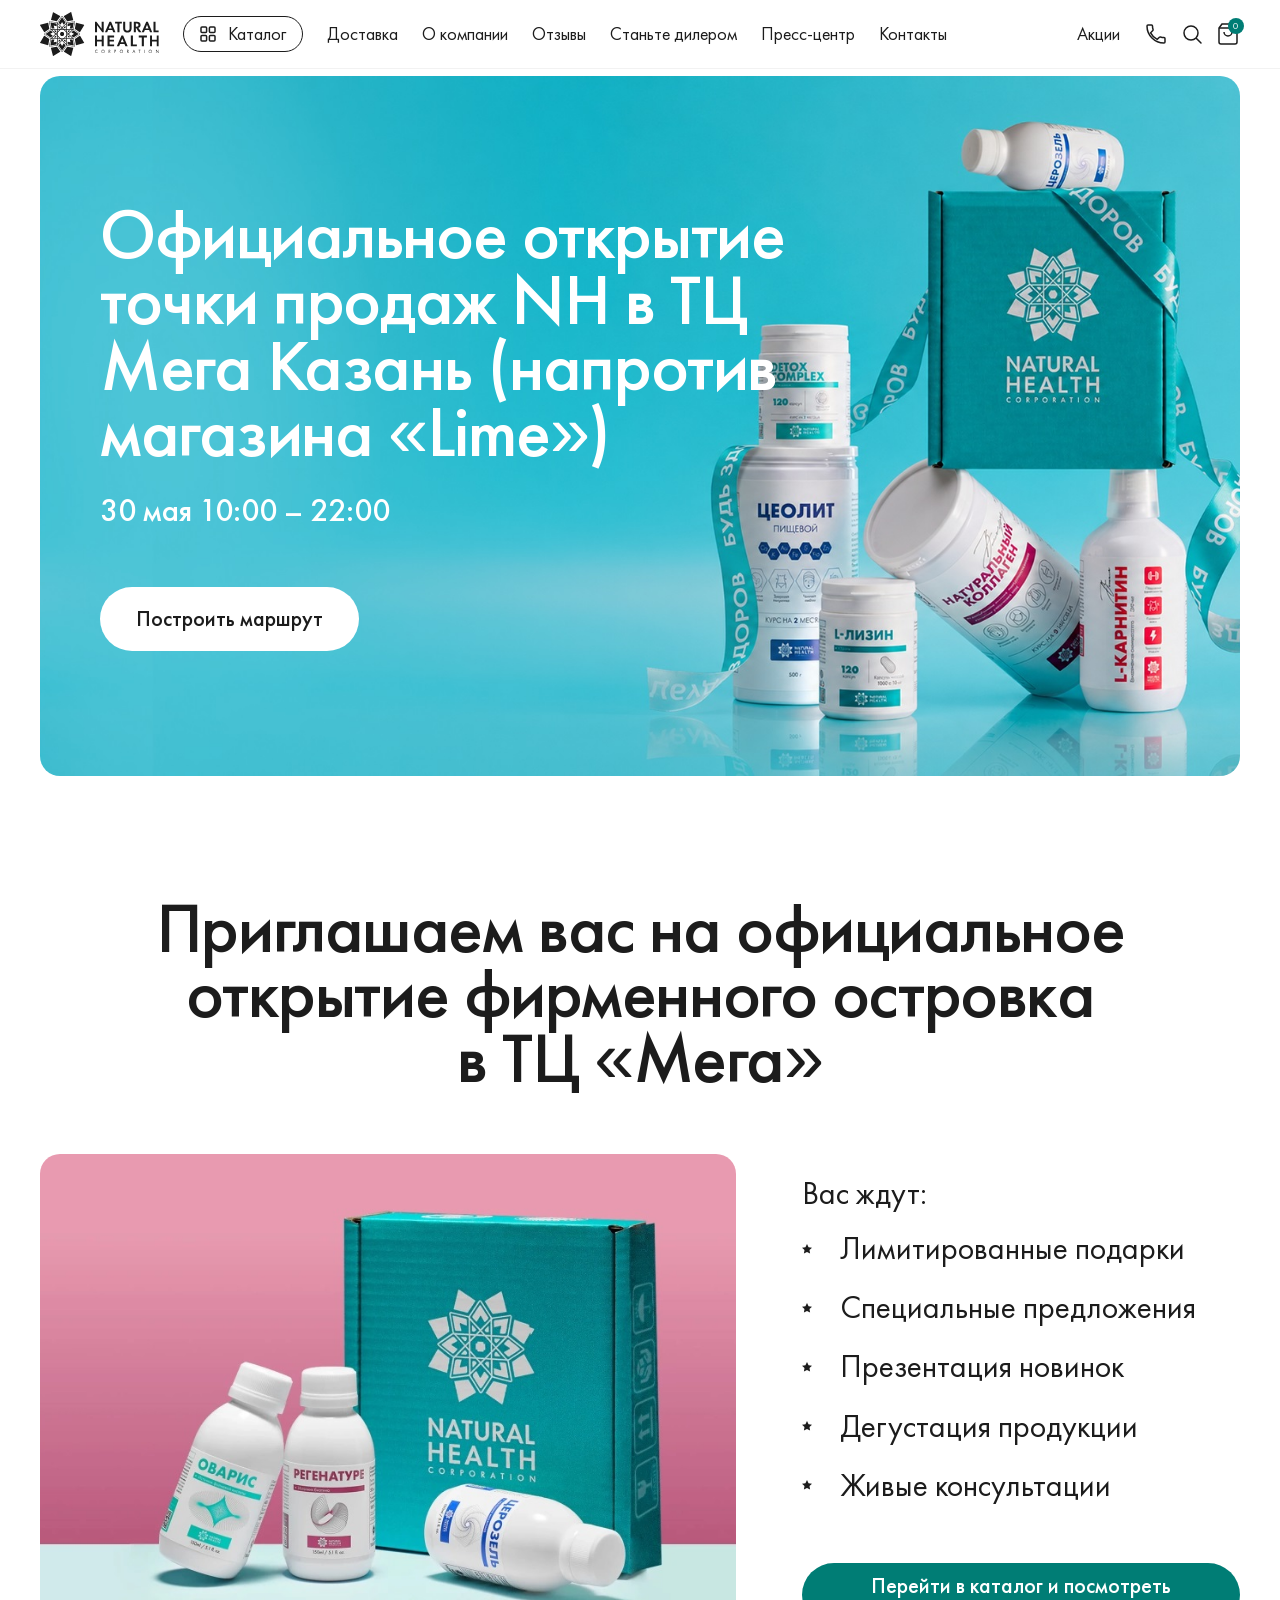
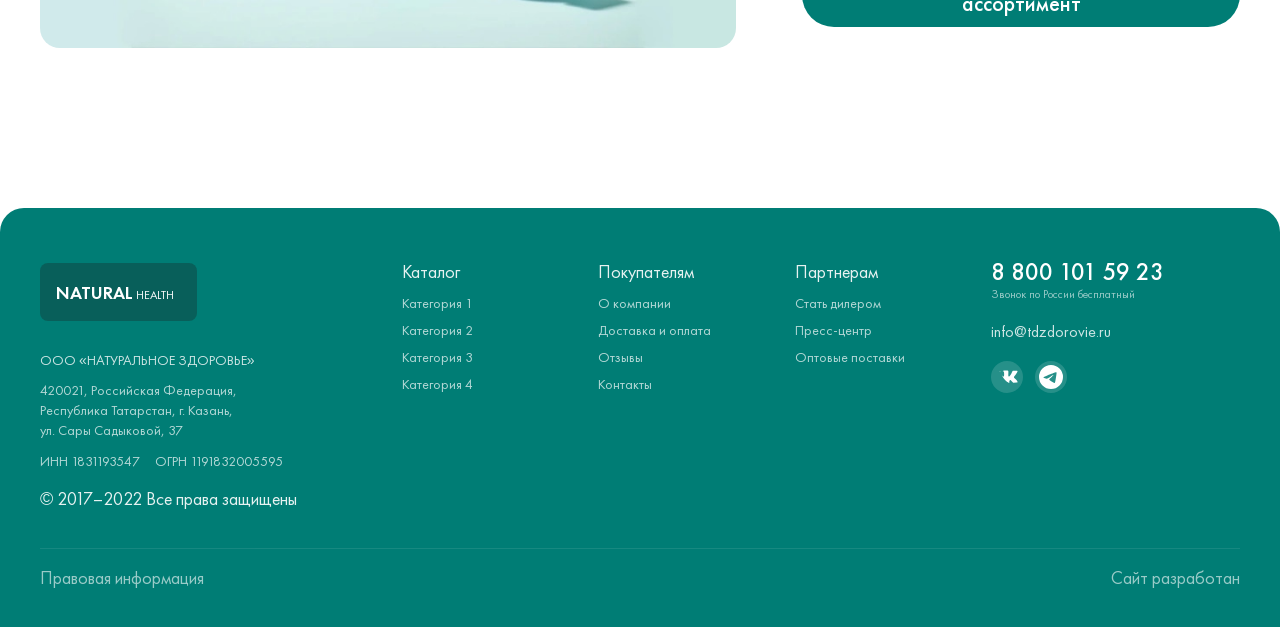
<file: mini-landing.html>
<!DOCTYPE html>
<html lang="ru">

<head>
    <meta charset="UTF-8">
    <meta name="viewport" content="width=device-width,initial-scale=1,maximum-scale=1,viewport-fit=cover">
    <title>Открытие точки продаж — Natural Health</title>
    <meta name="format-detection" content="telephone=no">
    <link href="css/mini-landing.css" type="text/css" rel="stylesheet" />
</head>

<body style="padding-top: 76px;">

<div class="page-content">

    <header class="header" id="header">
        <div class="container">
            <div class="header__row">
                <div class="header__logo">
                    <a href="/">
                        <svg width="119" height="44" viewBox="0 0 119 44" fill="none" xmlns="http://www.w3.org/2000/svg">
                            <g clip-path="url(#clip0_5824_12767)">
                                <path
                                    d="M9.84111 34.8455C9.74272 34.8455 9.64554 34.8239 9.55649 34.7822C9.46744 34.7406 9.38869 34.6799 9.32593 34.6045C9.26311 34.5291 9.21781 34.4407 9.19318 34.3459C9.16855 34.251 9.16523 34.152 9.18346 34.0557L10.5032 27.0705C10.5277 26.9385 10.592 26.8171 10.6876 26.7225L26.8486 10.6314C26.9438 10.5364 27.0658 10.4723 27.1984 10.4478L34.2128 9.13387C34.3199 9.11374 34.4302 9.11998 34.5343 9.15201C34.6384 9.18404 34.7331 9.24084 34.8101 9.31751C34.8871 9.39417 34.9442 9.48841 34.9764 9.59208C35.0086 9.69568 35.0149 9.80558 34.9948 9.91217L33.675 16.897C33.6503 17.029 33.586 17.1505 33.4906 17.2453L17.3313 33.3362C17.2363 33.4313 17.1145 33.4954 16.982 33.5198L9.96727 34.834C9.92569 34.8418 9.8834 34.8457 9.84111 34.8455ZM34.3363 9.55693C34.3214 9.55712 34.3065 9.55846 34.2918 9.56107L27.2773 10.8752C27.2312 10.8837 27.1887 10.906 27.1556 10.939L10.9974 27.0309C10.9643 27.064 10.9419 27.1061 10.9331 27.1519L9.61362 34.1373C9.60633 34.1743 9.60837 34.2126 9.61963 34.2486C9.63083 34.2847 9.65085 34.3173 9.67792 34.3438C9.70466 34.3704 9.73754 34.3902 9.77368 34.4013C9.80977 34.4124 9.84809 34.4146 9.88526 34.4076L16.9003 33.0934C16.9462 33.085 16.9884 33.0627 17.0213 33.0296L33.1805 16.9388C33.2137 16.9059 33.236 16.8637 33.2446 16.8178L34.5643 9.83271C34.5706 9.79934 34.5695 9.76502 34.561 9.7321C34.5525 9.69924 34.5369 9.66855 34.5152 9.64238C34.4936 9.61615 34.4664 9.59501 34.4356 9.58036C34.4048 9.56578 34.3712 9.55801 34.3371 9.55776L34.3363 9.55693Z"
                                    fill="#1C1C1C" />
                                <path
                                    d="M34.3349 34.8455C34.2933 34.8455 34.2518 34.8417 34.211 34.834L27.1964 33.5199C27.0638 33.4956 26.9418 33.4314 26.8466 33.3362L10.6876 17.2454C10.5921 17.1506 10.5278 17.0291 10.5032 16.8971L9.18343 9.9122C9.16328 9.80561 9.16955 9.6957 9.20167 9.59204C9.23385 9.48837 9.29091 9.39413 9.368 9.3174C9.44503 9.24074 9.53971 9.18388 9.64379 9.15191C9.74794 9.11995 9.8583 9.11377 9.96533 9.13389L16.9801 10.4478C17.1125 10.4725 17.2342 10.5365 17.3294 10.6314L33.4887 26.7222C33.5841 26.8172 33.6484 26.9387 33.6731 27.0709L34.9929 34.0557C35.011 34.152 35.0077 34.2511 34.983 34.3459C34.9584 34.4408 34.913 34.5291 34.8502 34.6045C34.7874 34.6799 34.7086 34.7406 34.6196 34.7823C34.5305 34.824 34.4333 34.8455 34.3349 34.8455ZM9.84026 9.55702C9.80622 9.55733 9.77264 9.56504 9.74187 9.57968C9.71109 9.59433 9.68397 9.61547 9.66235 9.6417C9.64072 9.66788 9.62511 9.6985 9.6166 9.73142C9.60816 9.76428 9.60701 9.7986 9.61334 9.83197L10.9328 16.8171C10.9416 16.8629 10.964 16.905 10.9971 16.9381L27.1561 33.0288C27.1892 33.0619 27.2316 33.0842 27.2776 33.0926L34.2924 34.4068C34.3296 34.4138 34.368 34.4115 34.4041 34.4004C34.4402 34.3893 34.4731 34.3695 34.4999 34.3429C34.5267 34.3162 34.5465 34.2835 34.5576 34.2475C34.5688 34.2115 34.5711 34.1733 34.5641 34.1363L33.2443 27.1514C33.2358 27.1055 33.2134 27.0632 33.1803 27.0302L17.021 10.9394C16.9881 10.9062 16.9457 10.884 16.8997 10.8756L9.88504 9.56141C9.87026 9.55874 9.85529 9.55727 9.84026 9.55702Z"
                                    fill="#1C1C1C" />
                                <path
                                    d="M22.087 39.898C21.9782 39.8979 21.871 39.8714 21.7748 39.8208C21.6786 39.7702 21.5962 39.6969 21.5348 39.6074L17.5072 33.7396C17.4308 33.6289 17.3902 33.4977 17.3906 33.3635V10.6076C17.3903 10.4733 17.4309 10.3422 17.5072 10.2314L21.5343 4.36308C21.5956 4.27362 21.678 4.20042 21.7743 4.14983C21.8705 4.09924 21.9776 4.07278 22.0865 4.07275C22.1953 4.07283 22.3024 4.09931 22.3987 4.1499C22.4949 4.20048 22.5773 4.27365 22.6387 4.36308L26.6655 10.2314C26.7415 10.3422 26.7822 10.4733 26.782 10.6076V33.3635C26.7822 33.4977 26.7416 33.6288 26.6655 33.7396L22.64 39.6066C22.5787 39.6963 22.4962 39.7698 22.3998 39.8205C22.3035 39.8713 22.196 39.8979 22.087 39.898ZM22.087 4.50714C22.049 4.50674 22.0114 4.51575 21.9776 4.53335C21.9439 4.55096 21.9151 4.57662 21.8938 4.60804L17.8667 10.4764C17.8403 10.5149 17.8263 10.5605 17.8264 10.607V33.3629C17.8263 33.4096 17.8403 33.4552 17.8667 33.4938L21.8938 39.3619C21.915 39.3934 21.9438 39.4192 21.9776 39.4368C22.0113 39.4544 22.0489 39.4635 22.087 39.463C22.1252 39.4636 22.1628 39.4545 22.1966 39.4369C22.2303 39.4192 22.2591 39.3934 22.2803 39.3619L26.3061 33.4922C26.3326 33.4536 26.3468 33.408 26.3466 33.3613V10.6053C26.3468 10.5587 26.3326 10.5131 26.3061 10.4747L22.2792 4.6064C22.258 4.5752 22.2293 4.54972 22.1958 4.53226C22.1622 4.5148 22.1248 4.50588 22.087 4.50632V4.50714Z"
                                    fill="#1C1C1C" />
                                <path
                                    d="M26.7484 33.2132L22.0507 28.535L17.3527 33.2132V26.5992H10.7109L15.4087 21.9213L10.7109 17.2437H17.3527V10.6294L22.0507 15.3073L26.7484 10.6294V17.2437H33.3896L28.6919 21.9219L33.3896 26.5992H26.7484V33.2132ZM22.3585 28.2274L26.3106 32.1627V26.5992H23.9936L22.3585 28.2274ZM17.7903 26.5992V32.1627L21.7426 28.2274L20.1075 26.5992H17.7903ZM20.7251 26.5992L22.0504 27.9189L23.3756 26.5992H20.7251ZM26.7493 26.1643H32.3364L28.3841 22.229L26.7493 23.8571V26.1643ZM24.4323 26.1643H26.3123V24.292L24.4323 26.1643ZM20.2884 26.1643H23.8144L26.3123 23.6768V20.1656L23.8144 17.6781H20.2875L17.7894 20.1656V23.677L20.2884 26.1643ZM17.7903 26.1643H19.6705L17.7903 24.292V26.1643ZM11.7664 26.1643H17.3535V23.8571L15.7185 22.229L11.7664 26.1643ZM26.7493 20.6008V23.2418L28.0745 21.9221L26.7493 20.6008ZM16.0274 21.9205L17.3527 23.2401V20.5992L16.0274 21.9205ZM26.7493 19.9845L28.3841 21.6128L32.3364 17.6772H26.7484L26.7493 19.9845ZM11.7664 17.6772L15.7176 21.6151L17.3527 19.9866V17.6781L11.7664 17.6772ZM24.4323 17.6772L26.3123 19.5495V17.6772H24.4323ZM17.7903 17.6772V19.5495L19.6705 17.6772H17.7903ZM23.9952 17.2423H26.3123V11.6796L22.3602 15.615L23.9952 17.2423ZM20.7251 17.2423H23.3776L22.0523 15.9226L20.7251 17.2423ZM17.7903 17.2423H20.1075L21.7426 15.6141L17.7903 11.6796V17.2423Z"
                                    fill="#1C1C1C" />
                                <path
                                    d="M33.516 26.6612H10.6636C10.5288 26.6614 10.3971 26.6208 10.2859 26.5448L4.39268 22.5347C4.30293 22.4735 4.22952 22.3914 4.1788 22.2957C4.12807 22.1998 4.10156 22.0932 4.10156 21.9849C4.10156 21.8766 4.12807 21.7699 4.1788 21.6741C4.22952 21.5782 4.30293 21.4962 4.39268 21.435L10.2859 17.4249C10.3972 17.3491 10.5289 17.3087 10.6636 17.3088H33.516C33.6508 17.3088 33.7825 17.3492 33.8937 17.4249L39.7867 21.435C39.8765 21.4962 39.95 21.5782 40.0008 21.674C40.0515 21.7698 40.078 21.8766 40.078 21.9849C40.078 22.0932 40.0515 22.1999 40.0008 22.2957C39.95 22.3915 39.8765 22.4736 39.7867 22.5347L33.8937 26.5448C33.7825 26.6208 33.6509 26.6614 33.516 26.6612ZM10.6636 17.7427C10.6167 17.7427 10.5709 17.7568 10.5322 17.7831L4.63923 21.7932C4.60791 21.8144 4.58228 21.8429 4.56456 21.8763C4.54684 21.9096 4.53758 21.9467 4.53758 21.9844C4.53758 22.0222 4.54684 22.0593 4.56456 22.0926C4.58228 22.126 4.60791 22.1544 4.63923 22.1756L10.5322 26.1858C10.5709 26.2122 10.6167 26.2263 10.6636 26.2262H33.516C33.5629 26.2262 33.6085 26.2121 33.6472 26.1858L39.5404 22.1756C39.5718 22.1544 39.5974 22.126 39.6151 22.0926C39.6328 22.0593 39.6421 22.0222 39.6421 21.9844C39.6421 21.9467 39.6328 21.9096 39.6151 21.8763C39.5974 21.8429 39.5718 21.8144 39.5404 21.7932L33.6472 17.7831C33.6085 17.7568 33.5629 17.7427 33.516 17.7427H10.6636Z"
                                    fill="#1C1C1C" />
                                <path
                                    d="M23.8973 4.40481L27.1599 9.15448C27.1836 9.18912 27.217 9.21612 27.2558 9.23223C27.2947 9.24834 27.3374 9.25286 27.3788 9.24522L33.094 8.19775C33.1234 8.19234 33.1514 8.18101 33.1761 8.16439C33.2009 8.1477 33.222 8.12618 33.238 8.10109C33.254 8.076 33.2647 8.04786 33.2694 8.01844C33.274 7.98902 33.2725 7.95903 33.2649 7.93025L31.2378 0.16237C31.2294 0.129922 31.2136 0.0998571 31.1915 0.0745497C31.1694 0.0492429 31.1418 0.0293883 31.1107 0.0165402C31.0797 0.00369218 31.046 -0.00179591 31.0124 0.000514988C30.9788 0.00282589 30.9463 0.0128712 30.9172 0.0298555L23.9668 4.09579C23.9411 4.11082 23.9188 4.13095 23.9012 4.15494C23.8836 4.17893 23.8712 4.20627 23.8647 4.23525C23.8581 4.26423 23.8576 4.29424 23.8633 4.3234C23.8689 4.35257 23.8805 4.38028 23.8973 4.40481Z"
                                    fill="#1C1C1C" />
                                <path
                                    d="M35.9156 11.0029L34.8477 16.672C34.8397 16.7135 34.8439 16.7564 34.8601 16.7955C34.8761 16.8345 34.9033 16.8681 34.9383 16.8919L39.7338 20.1826C39.7584 20.1995 39.7864 20.2112 39.8158 20.217C39.8452 20.2226 39.8755 20.2222 39.9047 20.2158C39.934 20.2093 39.9616 20.1969 39.9858 20.1793C40.01 20.1617 40.0303 20.1393 40.0455 20.1136L44.1372 13.1779C44.1543 13.149 44.1645 13.1165 44.1668 13.083C44.1691 13.0494 44.1636 13.0159 44.1508 12.9848C44.1378 12.9538 44.1179 12.9261 44.0925 12.904C44.067 12.882 44.0368 12.8661 44.0041 12.8576L36.1848 10.8345C36.156 10.8269 36.126 10.8254 36.0965 10.8299C36.0671 10.8345 36.0388 10.8449 36.0136 10.8607C35.9884 10.8765 35.9667 10.8972 35.9499 10.9218C35.933 10.9462 35.9214 10.9738 35.9156 11.0029Z"
                                    fill="#1C1C1C" />
                                <path
                                    d="M11.1887 8.10891L16.7192 9.14237C16.7595 9.14982 16.8011 9.14556 16.8389 9.12996C16.8768 9.11442 16.9094 9.08825 16.9326 9.05469L20.1428 4.4155C20.1595 4.39162 20.171 4.36455 20.1767 4.33602C20.1823 4.30748 20.182 4.27809 20.1756 4.24968C20.1694 4.22127 20.1572 4.19447 20.14 4.17096C20.1228 4.14745 20.1009 4.12775 20.0757 4.11308L13.3092 0.154096C13.2809 0.137567 13.2492 0.127777 13.2165 0.12551C13.1839 0.123243 13.1511 0.128554 13.1209 0.141024C13.0906 0.153493 13.0636 0.172787 13.0421 0.197381C13.0206 0.221973 13.0052 0.251197 12.9969 0.282759L11.0228 7.84721C11.0152 7.87529 11.0136 7.90458 11.0181 7.9333C11.0225 7.96208 11.0328 7.98958 11.0483 8.01416C11.0639 8.03874 11.0844 8.05982 11.1086 8.07612C11.1328 8.09242 11.16 8.10363 11.1887 8.10891Z"
                                    fill="#1C1C1C" />
                                <path
                                    d="M4.4334 20.1897L9.21426 16.9332C9.24906 16.9095 9.27619 16.8763 9.29237 16.8375C9.30856 16.7988 9.31304 16.7562 9.30536 16.715L8.251 11.0113C8.24557 10.9819 8.23411 10.954 8.21742 10.9292C8.20066 10.9045 8.17903 10.8835 8.15376 10.8675C8.12849 10.8514 8.10015 10.8408 8.0706 10.8361C8.04098 10.8315 8.01078 10.833 7.9818 10.8405L0.163041 12.8637C0.130433 12.8722 0.100241 12.8881 0.0748325 12.9101C0.0494238 12.9322 0.0294868 12.9598 0.0165935 12.9908C0.0037002 13.0218 -0.00180201 13.0553 0.000517166 13.0888C0.00283634 13.1223 0.0129145 13.1548 0.029961 13.1837L4.12224 20.1205C4.13742 20.1461 4.15772 20.1684 4.18189 20.1859C4.20606 20.2034 4.23357 20.2158 4.26274 20.2223C4.29191 20.2288 4.32211 20.2293 4.35146 20.2237C4.38082 20.2181 4.40871 20.2066 4.4334 20.1897Z"
                                    fill="#1C1C1C" />
                                <path
                                    d="M8.25178 32.9651L9.3197 27.2963C9.32769 27.2548 9.32341 27.2119 9.30735 27.1729C9.29123 27.1338 9.2641 27.1003 9.22918 27.0763L4.43365 23.7871C4.40898 23.7701 4.38108 23.7585 4.35168 23.7528C4.32228 23.7471 4.29201 23.7475 4.26277 23.7539C4.23352 23.7603 4.20592 23.7728 4.1817 23.7903C4.15746 23.8078 4.13712 23.8301 4.12193 23.8559L0.0299234 30.7917C0.012879 30.8207 0.00281137 30.8532 0.000509065 30.8867C-0.00179322 30.9202 0.00373522 30.9538 0.016657 30.9848C0.0295789 31.0158 0.049544 31.0434 0.0749841 31.0654C0.100425 31.0875 0.130645 31.1033 0.163278 31.1118L7.98257 33.1353C8.01149 33.1427 8.04169 33.1442 8.07124 33.1396C8.1008 33.1349 8.12908 33.1243 8.15428 33.1084C8.17955 33.0924 8.20124 33.0715 8.218 33.0468C8.23476 33.0222 8.24628 32.9944 8.25178 32.9651Z"
                                    fill="#1C1C1C" />
                                <path
                                    d="M20.2733 39.5634L17.0107 34.8138C16.9869 34.7792 16.9536 34.7522 16.9147 34.7361C16.8759 34.7201 16.8331 34.7155 16.7917 34.723L11.0766 35.7705C11.0472 35.7759 11.0192 35.7873 10.9945 35.8039C10.9696 35.8205 10.9486 35.842 10.9325 35.8672C10.9165 35.8923 10.9057 35.9204 10.9011 35.9498C10.8965 35.9792 10.8979 36.0092 10.9054 36.038L12.9328 43.8062C12.9412 43.8386 12.9571 43.8686 12.9791 43.8939C13.0012 43.9192 13.0289 43.939 13.0599 43.9518C13.091 43.9646 13.1247 43.9701 13.1582 43.9678C13.1918 43.9655 13.2243 43.9554 13.2533 43.9384L20.2037 39.8724C20.2294 39.8574 20.2518 39.8373 20.2694 39.8133C20.287 39.7893 20.2994 39.762 20.306 39.733C20.3125 39.704 20.3129 39.674 20.3073 39.6449C20.3017 39.6157 20.2902 39.5879 20.2733 39.5634Z"
                                    fill="#1C1C1C" />
                                <path
                                    d="M33.1042 35.765L27.4227 34.7024C27.3813 34.6947 27.3385 34.6991 27.2997 34.7151C27.2608 34.7311 27.2273 34.758 27.2034 34.7926L23.9055 39.5585C23.8886 39.583 23.8769 39.6107 23.8712 39.6399C23.8655 39.6691 23.8659 39.6992 23.8724 39.7282C23.8788 39.7573 23.8912 39.7847 23.9088 39.8087C23.9264 39.8328 23.9487 39.853 23.9745 39.8681L30.926 43.9345C30.9551 43.9515 30.9876 43.9616 31.0212 43.9639C31.0548 43.9662 31.0885 43.9608 31.1195 43.948C31.1506 43.9351 31.1783 43.9153 31.2004 43.89C31.2225 43.8647 31.2384 43.8348 31.2469 43.8023L33.2748 36.0314C33.2821 36.0027 33.2834 35.9728 33.2787 35.9436C33.2739 35.9144 33.2633 35.8864 33.2473 35.8615C33.2313 35.8366 33.2104 35.8151 33.1857 35.7985C33.1612 35.7819 33.1334 35.7705 33.1042 35.765Z"
                                    fill="#1C1C1C" />
                                <path
                                    d="M39.743 23.7792L34.9621 27.0355C34.9272 27.0594 34.8998 27.0928 34.8836 27.1319C34.8675 27.171 34.8631 27.2139 34.871 27.2554L35.9255 32.9589C35.9308 32.9882 35.9423 33.0161 35.959 33.0408C35.9757 33.0656 35.9974 33.0866 36.0227 33.1026C36.048 33.1187 36.0763 33.1293 36.1059 33.134C36.1354 33.1386 36.1657 33.1371 36.1947 33.1296L44.0131 31.1064C44.0458 31.0979 44.076 31.0821 44.1014 31.06C44.1268 31.038 44.1468 31.0104 44.1597 30.9794C44.1726 30.9483 44.1782 30.9148 44.1759 30.8813C44.1736 30.8478 44.1635 30.8153 44.1465 30.7864L40.0542 23.8499C40.0391 23.8241 40.019 23.8017 39.9949 23.784C39.9707 23.7663 39.9432 23.7538 39.9141 23.7471C39.8848 23.7405 39.8546 23.7399 39.8252 23.7455C39.7958 23.751 39.7678 23.7625 39.743 23.7792Z"
                                    fill="#1C1C1C" />
                                <path
                                    d="M25.3738 10.2597L22.3643 5.87375C22.3331 5.829 22.2915 5.79245 22.2431 5.76719C22.1946 5.74195 22.1407 5.72876 22.086 5.72876C22.0313 5.72876 21.9774 5.74195 21.9289 5.76719C21.8805 5.79245 21.8389 5.829 21.8077 5.87375L18.7982 10.2597C18.4901 10.6587 18.8562 11.0229 19.0639 11.2296L20.4021 12.5622C20.4184 12.5784 20.4381 12.5906 20.4599 12.598C20.4817 12.6054 20.5049 12.6076 20.5276 12.6046C20.5505 12.6016 20.5722 12.5934 20.5914 12.5806C20.6105 12.5679 20.6264 12.551 20.6379 12.5312L21.9563 10.2575C21.9694 10.2348 21.9883 10.216 22.0111 10.2029C22.0339 10.1899 22.0597 10.183 22.086 10.183C22.1123 10.183 22.1381 10.1899 22.1609 10.2029C22.1837 10.216 22.2026 10.2348 22.2157 10.2575L23.5341 12.5312C23.5456 12.551 23.5615 12.5679 23.5806 12.5806C23.5998 12.5934 23.6215 12.6016 23.6443 12.6046C23.6671 12.6076 23.6903 12.6054 23.7121 12.598C23.7338 12.5906 23.7536 12.5784 23.7699 12.5622L25.1081 11.2296C25.3161 11.0229 25.6586 10.7128 25.3738 10.2597Z"
                                    fill="#1C1C1C" />
                                <path
                                    d="M11.4375 27.9605L10.4507 33.1803C10.441 33.2339 10.4444 33.2891 10.4608 33.3411C10.4771 33.3931 10.5058 33.4403 10.5445 33.4788C10.5831 33.5174 10.6306 33.546 10.6828 33.5623C10.7349 33.5786 10.7903 33.5821 10.8442 33.5724L16.0872 32.5906C16.5883 32.5255 16.5881 32.0102 16.5881 31.7177V29.8331C16.5881 29.8102 16.5828 29.7876 16.5727 29.7671C16.5625 29.7466 16.5478 29.7286 16.5295 29.7146C16.5113 29.7008 16.4901 29.6912 16.4675 29.6868C16.445 29.6823 16.4217 29.6831 16.3995 29.6891L13.8528 30.3687C13.8274 30.3754 13.8006 30.3754 13.7752 30.3687C13.7498 30.3619 13.7266 30.3485 13.708 30.33C13.6894 30.3115 13.676 30.2884 13.6692 30.2631C13.6624 30.2377 13.6624 30.2111 13.6692 30.1859L14.3514 27.6496C14.3574 27.6275 14.3582 27.6043 14.3537 27.5818C14.3492 27.5594 14.3396 27.5383 14.3256 27.5201C14.3117 27.502 14.2936 27.4873 14.273 27.4771C14.2524 27.467 14.2297 27.4618 14.2068 27.4618H12.3141C12.0217 27.4618 11.5587 27.4401 11.4375 27.9605Z"
                                    fill="#1C1C1C" />
                                <path
                                    d="M28.087 32.5905L33.329 33.5733C33.3828 33.583 33.4382 33.5795 33.4904 33.5633C33.5426 33.547 33.59 33.5183 33.6287 33.4798C33.6673 33.4413 33.696 33.394 33.7124 33.342C33.7287 33.29 33.7321 33.2349 33.7224 33.1813L32.7368 27.9604C32.6713 27.4614 32.1539 27.4617 31.8601 27.4617H29.9675C29.9445 27.4617 29.9218 27.4669 29.9012 27.477C29.8806 27.4871 29.8626 27.5018 29.8486 27.52C29.8346 27.5381 29.825 27.5593 29.8206 27.5817C29.8161 27.6042 29.8168 27.6274 29.8228 27.6495L30.5051 30.1854C30.5119 30.2107 30.512 30.2374 30.5052 30.2628C30.4985 30.2881 30.4851 30.3112 30.4664 30.3298C30.4478 30.3484 30.4246 30.3617 30.3991 30.3684C30.3737 30.3752 30.3469 30.3751 30.3215 30.3682L27.7747 29.6889C27.7525 29.6829 27.7293 29.6821 27.7067 29.6866C27.6842 29.691 27.663 29.7006 27.6447 29.7145C27.6265 29.7285 27.6117 29.7464 27.6016 29.7669C27.5914 29.7874 27.5861 29.81 27.5862 29.833V31.7176C27.5856 32.0101 27.5638 32.4701 28.087 32.5905Z"
                                    fill="#1C1C1C" />
                                <path
                                    d="M32.7368 16.0069L33.7236 10.7871C33.7333 10.7335 33.7299 10.6784 33.7136 10.6264C33.6973 10.5744 33.6685 10.5272 33.6298 10.4886C33.5912 10.4501 33.5437 10.4215 33.4915 10.4053C33.4393 10.389 33.3839 10.3856 33.3301 10.3953L28.0871 11.3768C27.586 11.442 27.5859 11.9572 27.5859 12.2497V14.1343C27.586 14.1573 27.5913 14.1799 27.6015 14.2004C27.6117 14.2209 27.6264 14.2388 27.6447 14.2528C27.663 14.2667 27.6842 14.2763 27.7068 14.2807C27.7293 14.2851 27.7526 14.2843 27.7748 14.2784L30.3215 13.5991C30.3469 13.5923 30.3737 13.5923 30.3991 13.5991C30.4245 13.6058 30.4477 13.6192 30.4663 13.6377C30.4849 13.6562 30.4983 13.6793 30.5051 13.7046C30.5119 13.7299 30.5119 13.7566 30.5051 13.7819L29.8226 16.3178C29.8167 16.3399 29.8159 16.3631 29.8204 16.3856C29.825 16.4081 29.8346 16.4291 29.8486 16.4473C29.8626 16.4654 29.8806 16.4801 29.9013 16.4903C29.9219 16.5004 29.9446 16.5056 29.9676 16.5056H31.8602C32.1539 16.507 32.6159 16.5292 32.7368 16.0069Z"
                                    fill="#1C1C1C" />
                                <path
                                    d="M10.3158 18.711L5.91123 21.7077C5.86629 21.7387 5.82958 21.7801 5.80423 21.8284C5.77887 21.8767 5.76562 21.9303 5.76562 21.9848C5.76562 22.0393 5.77887 22.0929 5.80423 22.1412C5.82958 22.1894 5.86629 22.2309 5.91123 22.262L10.3158 25.2587C10.7161 25.5655 11.0819 25.2012 11.2899 24.9942L12.6281 23.6616C12.6443 23.6454 12.6566 23.6257 12.664 23.604C12.6713 23.5823 12.6736 23.5592 12.6706 23.5366C12.6676 23.5138 12.6594 23.4922 12.6466 23.4731C12.6338 23.4541 12.6168 23.4382 12.5968 23.4268L10.3135 22.114C10.2908 22.1009 10.2719 22.0821 10.2588 22.0594C10.2457 22.0367 10.2387 22.011 10.2387 21.9848C10.2387 21.9586 10.2457 21.9329 10.2588 21.9102C10.2719 21.8875 10.2908 21.8687 10.3135 21.8556L12.5968 20.5428C12.6168 20.5314 12.6338 20.5155 12.6466 20.4965C12.6594 20.4774 12.6676 20.4557 12.6706 20.4331C12.6736 20.4104 12.6713 20.3873 12.664 20.3656C12.6566 20.3439 12.6443 20.3242 12.6281 20.308L11.2899 18.9762C11.0819 18.7687 10.7708 18.428 10.3158 18.711Z"
                                    fill="#1C1C1C" />
                                <path
                                    d="M18.8035 33.7097L21.813 38.0954C21.8441 38.1402 21.8857 38.1768 21.9342 38.2021C21.9826 38.2274 22.0366 38.2406 22.0913 38.2406C22.146 38.2406 22.1999 38.2274 22.2484 38.2021C22.2968 38.1768 22.3384 38.1402 22.3696 38.0954L25.379 33.7097C25.6871 33.3108 25.3211 32.9465 25.1134 32.7398L23.7752 31.4069C23.7589 31.3907 23.7391 31.3785 23.7174 31.3712C23.6956 31.3638 23.6724 31.3616 23.6496 31.3646C23.6268 31.3676 23.605 31.3758 23.5859 31.3885C23.5668 31.4012 23.5509 31.4182 23.5394 31.438L22.221 33.7117C22.2079 33.7343 22.189 33.7531 22.1662 33.7662C22.1434 33.7793 22.1176 33.7862 22.0913 33.7862C22.065 33.7862 22.0391 33.7793 22.0164 33.7662C21.9936 33.7531 21.9747 33.7343 21.9615 33.7117L20.6432 31.438C20.6317 31.4182 20.6158 31.4012 20.5966 31.3885C20.5775 31.3758 20.5558 31.3676 20.5329 31.3646C20.5102 31.3616 20.487 31.3638 20.4652 31.3712C20.4434 31.3785 20.4237 31.3907 20.4073 31.4069L19.0691 32.7398C18.8612 32.9465 18.5194 33.2564 18.8035 33.7097Z"
                                    fill="#1C1C1C" />
                                <path
                                    d="M33.8639 25.2583L38.2685 22.2616C38.3134 22.2305 38.3501 22.1891 38.3755 22.1408C38.4008 22.0926 38.4141 22.0389 38.4141 21.9845C38.4141 21.93 38.4008 21.8763 38.3755 21.8281C38.3501 21.7798 38.3134 21.7384 38.2685 21.7073L33.8639 18.7106C33.4636 18.4038 33.0978 18.7683 32.8898 18.9751L31.5516 20.3076C31.5354 20.3239 31.5231 20.3435 31.5157 20.3652C31.5084 20.3869 31.5061 20.41 31.5091 20.4327C31.5121 20.4554 31.5204 20.4771 31.5332 20.4961C31.5459 20.5151 31.5629 20.531 31.5829 20.5425L33.8662 21.8552C33.889 21.8683 33.9079 21.8872 33.9211 21.9099C33.9343 21.9326 33.9412 21.9584 33.9412 21.9846C33.9412 22.0108 33.9343 22.0365 33.9211 22.0593C33.9079 22.082 33.889 22.1009 33.8662 22.1139L31.5829 23.4265C31.5629 23.4379 31.5459 23.4537 31.5332 23.4728C31.5204 23.4918 31.5121 23.5135 31.5091 23.5362C31.5061 23.5589 31.5084 23.582 31.5157 23.6037C31.5231 23.6253 31.5354 23.6451 31.5516 23.6612L32.8898 24.9938C33.0978 25.2009 33.4089 25.5412 33.8639 25.2583Z"
                                    fill="#1C1C1C" />
                                <path
                                    d="M16.1566 11.3974L10.9147 10.4145C10.8609 10.4049 10.8055 10.4083 10.7533 10.4246C10.7011 10.4409 10.6536 10.4695 10.6149 10.508C10.5762 10.5466 10.5475 10.5938 10.5311 10.6458C10.5148 10.6978 10.5113 10.7529 10.521 10.8066L11.5069 16.0275C11.5723 16.5262 12.0897 16.5262 12.3835 16.5262H14.2761C14.2991 16.5262 14.3217 16.5209 14.3423 16.5108C14.3629 16.5006 14.3809 16.4859 14.3949 16.4678C14.4089 16.4496 14.4185 16.4286 14.423 16.4061C14.4275 16.3837 14.4267 16.3605 14.4208 16.3384L13.7383 13.8022C13.7315 13.7769 13.7315 13.7502 13.7383 13.7249C13.7451 13.6996 13.7585 13.6765 13.7771 13.658C13.7957 13.6395 13.8189 13.6262 13.8443 13.6194C13.8698 13.6126 13.8965 13.6126 13.9219 13.6194L16.4689 14.299C16.4911 14.305 16.5144 14.3057 16.5369 14.3013C16.5595 14.2968 16.5807 14.2873 16.5989 14.2733C16.6171 14.2594 16.6319 14.2415 16.6421 14.2209C16.6523 14.2004 16.6575 14.1778 16.6575 14.1549V12.2703C16.6575 11.9777 16.6793 11.5178 16.1566 11.3974Z"
                                    fill="#1C1C1C" />
                                <path
                                    d="M20.1676 15.794L19.8498 16.1105C19.7361 16.2237 19.5819 16.2874 19.4211 16.2875H18.968C18.8708 16.2875 18.7776 16.2489 18.7089 16.1805C18.6402 16.112 18.6016 16.0192 18.6016 15.9224V14.0562C18.6016 14.0286 18.6099 14.0016 18.6253 13.9786C18.6408 13.9557 18.6627 13.9378 18.6883 13.9272C18.7139 13.9166 18.7421 13.9138 18.7694 13.9192C18.7966 13.9245 18.8216 13.9378 18.8413 13.9572L20.1665 15.2769C20.2008 15.3107 20.228 15.3509 20.2467 15.3952C20.2653 15.4396 20.275 15.4872 20.2751 15.5353C20.2752 15.5833 20.2657 15.6309 20.2473 15.6753C20.2289 15.7197 20.2018 15.7601 20.1676 15.794Z"
                                    fill="#1C1C1C" />
                                <path
                                    d="M25.1185 16.2582H24.6687C24.508 16.258 24.354 16.1944 24.2402 16.0813L23.92 15.7624C23.8859 15.7286 23.8589 15.6883 23.8404 15.644C23.822 15.5997 23.8125 15.5523 23.8125 15.5043C23.8125 15.4564 23.822 15.4089 23.8404 15.3645C23.8589 15.3202 23.8859 15.28 23.92 15.2461L25.2453 13.9265C25.2649 13.907 25.2899 13.8938 25.3172 13.8884C25.3444 13.8831 25.3726 13.8858 25.3982 13.8964C25.4238 13.907 25.4458 13.9249 25.4612 13.9479C25.4766 13.9708 25.4848 13.9978 25.4849 14.0254V15.893C25.4849 15.941 25.4755 15.9884 25.4571 16.0328C25.4387 16.077 25.4117 16.1172 25.3777 16.1512C25.3437 16.1851 25.3032 16.212 25.2588 16.2303C25.2143 16.2487 25.1666 16.2582 25.1185 16.2582Z"
                                    fill="#1C1C1C" />
                                <path
                                    d="M28.2922 20.0713L27.9744 19.7549C27.8608 19.6416 27.797 19.4881 27.7969 19.3279V18.8768C27.7969 18.78 27.8355 18.6872 27.9042 18.6188C27.9729 18.5504 28.0661 18.512 28.1633 18.512H30.0377C30.0655 18.5119 30.0926 18.5201 30.1157 18.5355C30.1388 18.5508 30.1568 18.5726 30.1674 18.5982C30.1781 18.6238 30.1808 18.6519 30.1754 18.6791C30.1699 18.7062 30.1565 18.7311 30.1368 18.7506L28.8116 20.0702C28.7775 20.1043 28.7371 20.1314 28.6926 20.1498C28.6481 20.1684 28.6003 20.1779 28.5521 20.178C28.5039 20.1781 28.4561 20.1687 28.4115 20.1505C28.3669 20.1321 28.3264 20.1053 28.2922 20.0713Z"
                                    fill="#1C1C1C" />
                                <path
                                    d="M27.8203 25V24.5521C27.8204 24.392 27.8843 24.2385 27.9978 24.1251L28.3182 23.8062C28.3869 23.7379 28.4801 23.6995 28.5773 23.6995C28.6744 23.6995 28.7676 23.7379 28.8363 23.8062L30.1616 25.1259C30.1813 25.1454 30.1948 25.1704 30.2002 25.1975C30.2056 25.2247 30.2029 25.2528 30.1922 25.2784C30.1816 25.304 30.1635 25.3258 30.1404 25.3412C30.1172 25.3565 30.09 25.3646 30.0622 25.3645H28.1867C28.0896 25.3645 27.9964 25.3261 27.9277 25.2578C27.859 25.1894 27.8204 25.0967 27.8203 25Z"
                                    fill="#1C1C1C" />
                                <path
                                    d="M23.99 28.159L24.3081 27.8425C24.3644 27.7865 24.4313 27.742 24.5048 27.7117C24.5784 27.6813 24.6573 27.6657 24.7369 27.6658H25.1897C25.2869 27.6658 25.3801 27.7042 25.4488 27.7726C25.5175 27.8411 25.5561 27.9338 25.5561 28.0306V29.8968C25.5561 29.9245 25.548 29.9516 25.5326 29.9747C25.5172 29.9977 25.4952 30.0157 25.4696 30.0262C25.4439 30.0369 25.4156 30.0396 25.3883 30.0342C25.3611 30.0288 25.3361 30.0154 25.3164 29.9958L23.9912 28.6761C23.9569 28.6423 23.9297 28.6021 23.9112 28.5577C23.8925 28.5134 23.8829 28.4659 23.8828 28.4178C23.8827 28.3698 23.8922 28.3221 23.9105 28.2778C23.9289 28.2333 23.9559 28.193 23.99 28.159Z"
                                    fill="#1C1C1C" />
                                <path
                                    d="M19.0463 27.6941H19.4958C19.6566 27.6943 19.8109 27.758 19.9246 27.8712L20.2449 28.1901C20.3135 28.2586 20.3521 28.3514 20.3521 28.4481C20.3521 28.5449 20.3135 28.6377 20.2449 28.7062L18.9196 30.0258C18.9 30.0454 18.8749 30.0587 18.8476 30.0641C18.8204 30.0695 18.7921 30.0667 18.7664 30.0561C18.7407 30.0456 18.7188 30.0276 18.7034 30.0046C18.6879 29.9816 18.6797 29.9545 18.6797 29.9268V28.0592C18.6798 27.9624 18.7184 27.8696 18.7872 27.8011C18.8559 27.7327 18.9491 27.6942 19.0463 27.6941Z"
                                    fill="#1C1C1C" />
                                <path
                                    d="M15.8699 23.8807L16.1879 24.1974C16.3014 24.3107 16.3653 24.4641 16.3655 24.6241V25.0753C16.3654 25.1721 16.3267 25.2649 16.258 25.3333C16.1892 25.4017 16.096 25.4401 15.9988 25.4401H14.1246C14.0969 25.4401 14.0698 25.4319 14.0467 25.4165C14.0237 25.4012 14.0057 25.3793 13.9951 25.3538C13.9845 25.3283 13.9817 25.3002 13.987 25.2731C13.9924 25.246 14.0057 25.2211 14.0253 25.2015L15.3505 23.8819C15.3845 23.8477 15.4249 23.8207 15.4694 23.8021C15.514 23.7836 15.5617 23.7741 15.6099 23.7739C15.6582 23.7739 15.706 23.7832 15.7506 23.8016C15.7952 23.8199 15.8357 23.8468 15.8699 23.8807Z"
                                    fill="#1C1C1C" />
                                <path
                                    d="M16.3356 18.9512V19.3989C16.3355 19.559 16.2716 19.7125 16.1581 19.8258L15.8378 20.1447C15.769 20.2131 15.6758 20.2515 15.5787 20.2515C15.4815 20.2515 15.3883 20.2131 15.3196 20.1447L13.9943 18.8251C13.9746 18.8055 13.9613 18.7806 13.9558 18.7534C13.9504 18.7263 13.9532 18.6981 13.9638 18.6725C13.9744 18.6469 13.9925 18.6251 14.0156 18.6097C14.0387 18.5943 14.0659 18.5861 14.0937 18.5862H15.9695C16.0667 18.5863 16.1597 18.6248 16.2284 18.6933C16.297 18.7617 16.3356 18.8545 16.3356 18.9512Z"
                                    fill="#1C1C1C" />
                                <path
                                    d="M20.8194 23.9146H23.3537V23.2466H24.0246V20.723H23.3537V20.0549H20.8194V20.723H20.1484V23.2466H20.8194V23.9146Z"
                                    fill="#1C1C1C" />
                                <path
                                    d="M73.2733 20.2864L72.3419 18.0858H68.0953L67.1638 20.2864H64.9375L69.4688 9.80225H71.079L75.4836 20.2864H73.2733ZM68.742 16.4197H71.7418L70.2422 12.6473L68.742 16.4197Z"
                                    fill="#1C1C1C" />
                                <path d="M81.8593 11.5627H79.4909V20.2864H77.4386V11.5627H75.0703V9.80225H81.8593V11.5627Z" fill="#1C1C1C" />
                                <path
                                    d="M83.1562 9.80225H85.2085V16.3882C85.2085 17.0484 85.3768 17.5671 85.7139 17.9443C86.1138 18.4264 86.6716 18.6675 87.3875 18.6675C88.1034 18.6675 88.6612 18.4264 89.0611 17.9443C89.3976 17.5671 89.5658 17.0484 89.5658 16.3882V9.80225H91.6188V16.2154C91.6188 17.41 91.3552 18.3426 90.8293 19.0132C90.4608 19.4952 89.9663 19.8672 89.3451 20.1293C88.7348 20.3912 88.0823 20.5222 87.3875 20.5222C86.6927 20.5222 86.0351 20.3912 85.4139 20.1293C84.8036 19.8672 84.3142 19.4952 83.9457 19.0132C83.4192 18.3426 83.1562 17.41 83.1562 16.2154V9.80225Z"
                                    fill="#1C1C1C" />
                                <path
                                    d="M93.8125 9.80225H96.859C98.0169 9.80225 98.9119 10.0642 99.5433 10.5882C100.238 11.175 100.585 11.9609 100.585 12.9459C100.585 14.0357 100.175 14.8584 99.354 15.4137C99.0379 15.6338 98.6541 15.7857 98.2011 15.8695L101.485 20.2864H98.9272L96.1175 16.0739H95.8648V20.2864H93.8125V9.80225ZM95.8648 11.4684V14.6278H96.4489C96.6171 14.6278 96.7803 14.6174 96.9383 14.5963C97.1065 14.5649 97.3221 14.5073 97.5857 14.4235C97.8486 14.3292 98.0591 14.1667 98.2171 13.9362C98.3854 13.6952 98.4698 13.3966 98.4698 13.0402C98.4698 12.684 98.3905 12.3905 98.2325 12.16C98.0751 11.919 97.8646 11.7566 97.6011 11.6727C97.3381 11.5784 97.1276 11.5208 96.9696 11.4998C96.8116 11.4789 96.6485 11.4684 96.4802 11.4684H95.8648Z"
                                    fill="#1C1C1C" />
                                <path
                                    d="M110.039 20.2864L109.107 18.0858H104.861L103.929 20.2864H101.703L106.234 9.80225H107.845L112.249 20.2864H110.039ZM105.508 16.4197H108.508L107.008 12.6473L105.508 16.4197Z"
                                    fill="#1C1C1C" />
                                <path d="M113.484 9.80225H115.537V18.526H118.789V20.2864H113.484V9.80225Z" fill="#1C1C1C" />
                                <path
                                    d="M57.0447 20.2863H54.9922V9.80225H56.4131L61.6524 16.7969V9.80225H63.7048V20.2863H62.284L57.0447 13.276V20.2863Z"
                                    fill="#1C1C1C" />
                                <path
                                    d="M74.1079 23.6013V25.4014H69.6163V27.7961H73.9454V29.5961H69.6163V32.5212H74.1079V34.3213H67.5V23.6013H74.1079Z"
                                    fill="#1C1C1C" />
                                <path
                                    d="M85.4068 34.3213L84.4465 32.0712H80.0681L79.1079 34.3213H76.8125L81.4839 23.6013H83.144L87.6856 34.3213H85.4068ZM80.7354 30.3676H83.8279L82.2817 26.5103L80.7354 30.3676Z"
                                    fill="#1C1C1C" />
                                <path d="M90.8125 23.6013H92.9288V32.5212H96.867V34.3213H90.8125V23.6013Z" fill="#1C1C1C" />
                                <path d="M106.928 25.4014H103.901V34.3213H101.785V25.4014H98.7578V23.6013H106.928V25.4014Z" fill="#1C1C1C" />
                                <path
                                    d="M112.023 23.6013V27.7479H116.761V23.6013H118.788V34.3213H116.761V29.5479H112.023V34.3213H110.039V23.6013H112.023Z"
                                    fill="#1C1C1C" />
                                <path
                                    d="M56.9762 23.4846V27.6311H61.7136V23.4846H63.7415V34.2045H61.7136V29.4312H56.9762V34.2045H54.9922V23.4846H56.9762Z"
                                    fill="#1C1C1C" />
                                <path
                                    d="M57.5487 38.1194L57.3919 38.4421C57.267 38.3179 57.2881 38.3275 57.1413 38.2592C56.9634 38.1784 56.7839 38.138 56.6029 38.138C56.2439 38.138 55.9443 38.2639 55.7039 38.5155C55.4666 38.7641 55.348 39.0701 55.348 39.4337C55.348 39.8251 55.4776 40.1343 55.7367 40.3611C55.9989 40.5879 56.2891 40.7013 56.6075 40.7013C56.8073 40.7013 57.0009 40.6531 57.1882 40.5568C57.3193 40.4916 57.4395 40.4046 57.5487 40.2958V40.7246C57.2647 40.9265 56.951 41.0275 56.6075 41.0275C56.1456 41.0275 55.7601 40.8737 55.451 40.5661C55.1451 40.2586 54.9922 39.8795 54.9922 39.429C54.9922 38.966 55.1467 38.5808 55.4557 38.2732C55.7679 37.9656 56.1581 37.8118 56.6263 37.8118C56.9697 37.8118 57.2772 37.9143 57.5487 38.1194Z"
                                    fill="#1C1C1C" />
                                <path
                                    d="M64.1905 40.5661C63.8785 40.8737 63.4945 41.0275 63.0388 41.0275C62.5831 41.0275 62.1975 40.8737 61.8823 40.5661C61.5702 40.2586 61.4141 39.8764 61.4141 39.4196C61.4141 38.9598 61.5717 38.5777 61.887 38.2732C62.2023 37.9656 62.5862 37.8118 63.0388 37.8118C63.4914 37.8118 63.8754 37.9656 64.1905 38.2732C64.5059 38.5777 64.6633 38.9598 64.6633 39.4196C64.6633 39.8764 64.5059 40.2586 64.1905 40.5661ZM63.9378 38.5109C63.6912 38.2623 63.3916 38.138 63.0388 38.138C62.6861 38.138 62.3864 38.2623 62.1398 38.5109C61.8932 38.7594 61.7699 39.0624 61.7699 39.4196C61.7699 39.777 61.8932 40.0799 62.1398 40.3285C62.3864 40.577 62.6861 40.7013 63.0388 40.7013C63.3916 40.7013 63.6912 40.577 63.9378 40.3285C64.1841 40.0799 64.3076 39.777 64.3076 39.4196C64.3076 39.0624 64.1841 38.7594 63.9378 38.5109Z"
                                    fill="#1C1C1C" />
                                <path
                                    d="M68.6953 37.8623H69.1962C69.5334 37.8623 69.7861 37.9198 69.955 38.0347C70.1827 38.187 70.2966 38.4169 70.2966 38.7245C70.2966 38.9638 70.223 39.1626 70.0765 39.3211C69.9332 39.4795 69.7438 39.5665 69.5097 39.5821L70.5026 40.9709H70.081L69.131 39.61H69.0414V40.9709H68.6953V37.8623ZM69.0414 38.1886V39.3024H69.2615C69.4771 39.3024 69.646 39.2527 69.7675 39.1533C69.8891 39.0539 69.9498 38.914 69.9498 38.7338C69.9498 38.5226 69.8673 38.3703 69.7016 38.2771C69.5961 38.2181 69.4457 38.1886 69.2525 38.1886H69.0414Z"
                                    fill="#1C1C1C" />
                                <path
                                    d="M74.4375 37.8623H75.0043C75.36 37.8623 75.6223 37.9353 75.7906 38.0813C75.9812 38.243 76.0765 38.4651 76.0765 38.7478C76.0765 38.9902 75.9934 39.1968 75.8283 39.3677C75.6658 39.5355 75.4195 39.6193 75.0881 39.6193H74.7842V40.9709H74.4375V37.8623ZM74.7842 38.1886V39.2931H75.0696C75.2756 39.2931 75.4361 39.2434 75.5519 39.144C75.6703 39.0446 75.7298 38.9063 75.7298 38.7292C75.7298 38.3688 75.5001 38.1886 75.0414 38.1886H74.7842Z"
                                    fill="#1C1C1C" />
                                <path
                                    d="M82.5734 40.5661C82.2612 40.8737 81.8773 41.0275 81.4218 41.0275C80.9657 41.0275 80.5806 40.8737 80.2652 40.5661C79.953 40.2586 79.7969 39.8764 79.7969 39.4196C79.7969 38.9598 79.9543 38.5777 80.2696 38.2732C80.585 37.9656 80.9689 37.8118 81.4218 37.8118C81.8741 37.8118 82.258 37.9656 82.5734 38.2732C82.8887 38.5777 83.0461 38.9598 83.0461 39.4196C83.0461 39.8764 82.8887 40.2586 82.5734 40.5661ZM82.3206 38.5109C82.0737 38.2623 81.7743 38.138 81.4218 38.138C81.0687 38.138 80.7693 38.2623 80.5223 38.5109C80.276 38.7594 80.1526 39.0624 80.1526 39.4196C80.1526 39.777 80.276 40.0799 80.5223 40.3285C80.7693 40.577 81.0687 40.7013 81.4218 40.7013C81.7743 40.7013 82.0737 40.577 82.3206 40.3285C82.5669 40.0799 82.6904 39.777 82.6904 39.4196C82.6904 39.0624 82.5669 38.7594 82.3206 38.5109Z"
                                    fill="#1C1C1C" />
                                <path
                                    d="M87.0781 37.8623H87.579C87.9162 37.8623 88.1689 37.9198 88.3371 38.0347C88.5655 38.187 88.6794 38.4169 88.6794 38.7245C88.6794 38.9638 88.6058 39.1626 88.4593 39.3211C88.3154 39.4795 88.1267 39.5665 87.8925 39.5821L88.8854 40.9709H88.4638L87.5131 39.61H87.4242V40.9709H87.0781V37.8623ZM87.4242 38.1886V39.3024H87.6443C87.8599 39.3024 88.0281 39.2527 88.1503 39.1533C88.2719 39.0539 88.3327 38.914 88.3327 38.7338C88.3327 38.5226 88.2501 38.3703 88.0844 38.2771C87.9782 38.2181 87.8285 38.1886 87.6353 38.1886H87.4242Z"
                                    fill="#1C1C1C" />
                                <path
                                    d="M94.9143 40.9714L94.549 40.0952H93.2197L92.8448 40.9714H92.4609L93.8338 37.8594H93.8978H93.9611L95.2982 40.9714H94.9143ZM93.3553 39.769H94.4134L93.8888 38.5247L93.3553 39.769Z"
                                    fill="#1C1C1C" />
                                <path d="M100.45 38.1886H99.6914V40.9709H99.3447V38.1886H98.5859V37.8623H100.45V38.1886Z" fill="#1C1C1C" />
                                <path d="M104.312 37.8623H104.659V40.9709H104.312V37.8623Z" fill="#1C1C1C" />
                                <path
                                    d="M111.464 40.5661C111.152 40.8737 110.768 41.0275 110.312 41.0275C109.857 41.0275 109.471 40.8737 109.156 40.5661C108.844 40.2586 108.688 39.8764 108.688 39.4196C108.688 38.9598 108.846 38.5777 109.16 38.2732C109.476 37.9656 109.86 37.8118 110.312 37.8118C110.765 37.8118 111.149 37.9656 111.464 38.2732C111.779 38.5777 111.937 38.9598 111.937 39.4196C111.937 39.8764 111.779 40.2586 111.464 40.5661ZM111.211 38.5109C110.965 38.2623 110.665 38.138 110.312 38.138C109.96 38.138 109.66 38.2623 109.414 38.5109C109.167 38.7594 109.043 39.0624 109.043 39.4196C109.043 39.777 109.167 40.0799 109.414 40.3285C109.66 40.577 109.96 40.7013 110.312 40.7013C110.665 40.7013 110.965 40.577 111.211 40.3285C111.458 40.0799 111.581 39.777 111.581 39.4196C111.581 39.0624 111.458 38.7594 111.211 38.5109Z"
                                    fill="#1C1C1C" />
                                <path
                                    d="M116.315 40.9709H115.969V37.8623H116.315L118.404 40.3871V37.8623H118.75V40.9709H118.404L116.315 38.4414V40.9709Z"
                                    fill="#1C1C1C" />
                            </g>
                            <defs>
                                <clipPath id="clip0_5824_12767">
                                    <rect width="118.8" height="44" fill="white" />
                                </clipPath>
                            </defs>
                        </svg>

                    </a>
                </div>
                <a href="/catalog/" class="header__catalog-btn">
                    <svg width="16" height="16" viewBox="0 0 16 16" fill="none">
                        <rect x="1" y="1" width="5.6" height="5.6" rx="1" stroke="currentColor" stroke-width="1.5"/>
                        <rect x="9.4" y="1" width="5.6" height="5.6" rx="1" stroke="currentColor" stroke-width="1.5"/>
                        <rect x="1" y="9.4" width="5.6" height="5.6" rx="1" stroke="currentColor" stroke-width="1.5"/>
                        <rect x="9.4" y="9.4" width="5.6" height="5.6" rx="1" stroke="currentColor" stroke-width="1.5"/>
                    </svg>
                    Каталог
                </a>
                <nav class="header__nav">
                    <ul class="header__nav-list">
                        <li><a href="/delivery/">Доставка</a></li>
                        <li><a href="/about/">О компании</a></li>
                        <li><a href="/reviews/">Отзывы</a></li>
                        <li><a href="/dealer/">Станьте дилером</a></li>
                        <li><a href="/press/">Пресс-центр</a></li>
                        <li><a href="/contacts/">Контакты</a></li>
                    </ul>
                </nav>
                <a href="/sale/" class="header__sale">Акции</a>
                <div class="header__actions">
                    <a href="tel:+78001015923" class="header__phone" aria-label="Позвонить">
                        <svg width="24" height="24" viewBox="0 0 24 24" fill="none">
                            <path d="M6.62 10.79a15.05 15.05 0 006.59 6.59l2.2-2.2a1 1 0 011.01-.24c1.12.37 2.33.57 3.57.57a1 1 0 011 1V20a1 1 0 01-1 1A17 17 0 013 4a1 1 0 011-1h3.5a1 1 0 011 1c0 1.25.2 2.45.57 3.57a1 1 0 01-.25 1.02l-2.2 2.2z" stroke="currentColor" stroke-width="1.5" fill="none"/>
                        </svg>
                    </a>
                    <a href="/search/" class="header__search-link" aria-label="Поиск">
                        <svg width="24" height="24" viewBox="0 0 24 24" fill="none">
                            <circle cx="11" cy="11" r="7" stroke="currentColor" stroke-width="1.5" fill="none"/>
                            <path d="M16.5 16.5L21 21" stroke="currentColor" stroke-width="1.5" stroke-linecap="round"/>
                        </svg>
                    </a>
                    <a href="/personal/cart/" class="header__cart" aria-label="Корзина">
                        <svg width="24" height="24" viewBox="0 0 24 24" fill="none">
                            <path d="M6 2L3 6v14a2 2 0 002 2h14a2 2 0 002-2V6l-3-4z" stroke="currentColor" stroke-width="1.5" fill="none"/>
                            <path d="M3 6h18" stroke="currentColor" stroke-width="1.5"/>
                            <path d="M16 10a4 4 0 01-8 0" stroke="currentColor" stroke-width="1.5" fill="none"/>
                        </svg>
                        <span class="header__cart-count">0</span>
                    </a>
                </div>
                <button class="header__burger" onclick="mobileMenuOpen()" aria-label="Меню">
                    <svg width="24" height="24" viewBox="0 0 24 24" fill="none">
                        <path d="M3 6h18M3 12h18M3 18h18" stroke="currentColor" stroke-width="2" stroke-linecap="round"/>
                    </svg>
                </button>
            </div>
        </div>
    </header>

    <main class="page-main">

        <section class="ml-hero">
            <div class="container">
                <div class="ml-hero__bg" style="background-image: url('images/landing-hero.jpg')">
                    <div class="ml-hero__content">
                        <h1 class="ml-hero__title">Официальное открытие точки продаж NH в ТЦ Мега Казань (напротив магазина «Lime»)</h1>
                        <p class="ml-hero__date">30 мая 10:00 – 22:00</p>
                        <a href="https://yandex.ru/maps/?whatshere%5Bpoint%5D=49.108,55.830&whatshere%5Bzoom%5D=17" class="ml-hero__btn" target="_blank">Построить маршрут</a>
                    </div>
                </div>
            </div>
        </section>
        <div class="container">
            <a href="https://yandex.ru/maps/?whatshere%5Bpoint%5D=49.108,55.830&whatshere%5Bzoom%5D=17"
            class="ml-hero__btn ml-hero__btn_mobile" target="_blank">Построить маршрут</a>
        </div>

        <section class="ml-content">
            <div class="container">
                <h2 class="ml-content__title">Приглашаем вас на официальное открытие фирменного островка в&nbsp;ТЦ «Мега»</h2>
                <div class="ml-content__row">
                    <div class="ml-content__image" style="background-image: url('images/landing-image-1.jpg')"></div>
                    <div class="ml-content__info">
                        <p class="ml-content__heading">Вас ждут:</p>
                        <ul class="ml-content__list">
                            <li class="ml-content__item">
                                <svg class="ml-content__star" width="10" height="10" viewBox="0 0 10 10" fill="none">
                                    <path d="M5 0l1.55 3.14L10 3.64l-2.5 2.43.59 3.43L5 7.89 1.91 9.5l.59-3.43L0 3.64l3.45-.5L5 0z" fill="currentColor"/>
                                </svg>
                                Лимитированные подарки
                            </li>
                            <li class="ml-content__item">
                                <svg class="ml-content__star" width="10" height="10" viewBox="0 0 10 10" fill="none">
                                    <path d="M5 0l1.55 3.14L10 3.64l-2.5 2.43.59 3.43L5 7.89 1.91 9.5l.59-3.43L0 3.64l3.45-.5L5 0z" fill="currentColor"/>
                                </svg>
                                Специальные предложения
                            </li>
                            <li class="ml-content__item">
                                <svg class="ml-content__star" width="10" height="10" viewBox="0 0 10 10" fill="none">
                                    <path d="M5 0l1.55 3.14L10 3.64l-2.5 2.43.59 3.43L5 7.89 1.91 9.5l.59-3.43L0 3.64l3.45-.5L5 0z" fill="currentColor"/>
                                </svg>
                                Презентация новинок
                            </li>
                            <li class="ml-content__item">
                                <svg class="ml-content__star" width="10" height="10" viewBox="0 0 10 10" fill="none">
                                    <path d="M5 0l1.55 3.14L10 3.64l-2.5 2.43.59 3.43L5 7.89 1.91 9.5l.59-3.43L0 3.64l3.45-.5L5 0z" fill="currentColor"/>
                                </svg>
                                Дегустация продукции
                            </li>
                            <li class="ml-content__item">
                                <svg class="ml-content__star" width="10" height="10" viewBox="0 0 10 10" fill="none">
                                    <path d="M5 0l1.55 3.14L10 3.64l-2.5 2.43.59 3.43L5 7.89 1.91 9.5l.59-3.43L0 3.64l3.45-.5L5 0z" fill="currentColor"/>
                                </svg>
                                Живые консультации
                            </li>
                        </ul>
                        <a href="/catalog/" class="ml-content__btn">Перейти в каталог и посмотреть ассортимент</a>
                    </div>
                </div>
            </div>
        </section>

    </main>

    <footer class="footer">
        <div class="footer__inner">
            <div class="container">
                <div class="footer__grid">
                    <div class="footer__col footer__col--brand">
                        <div class="footer__logo">
                            <svg width="157" height="58" viewBox="0 0 157 58" fill="none">
                                <rect width="157" height="58" rx="8" fill="#1c1c1c" opacity="0.3"/>
                                <text x="16" y="36" fill="white" font-size="18" font-family="Futura PT" font-weight="600">NATURAL</text>
                                <text x="96" y="36" fill="white" font-size="12" font-family="Futura PT">HEALTH</text>
                            </svg>
                        </div>
                        <div class="footer__company">ООО «НАТУРАЛЬНОЕ ЗДОРОВЬЕ»</div>
                        <div class="footer__address">420021, Российская Федерация,<br>Республика Татарстан, г. Казань,<br>ул. Сары Садыковой, 37</div>
                        <div class="footer__legal">
                            <span>ИНН 1831193547</span>
                            <span>ОГРН 1191832005595</span>
                        </div>
                        <div class="footer__copyright">© 2017–2022 Все права защищены</div>
                    </div>
                    <div class="footer__col">
                        <h4 class="footer__col-title">Каталог</h4>
                        <ul>
                            <li><a href="">Категория 1</a></li>
                            <li><a href="">Категория 2</a></li>
                            <li><a href="">Категория 3</a></li>
                            <li><a href="">Категория 4</a></li>
                        </ul>
                    </div>
                    <div class="footer__col">
                        <h4 class="footer__col-title">Покупателям</h4>
                        <ul>
                            <li><a href="">О компании</a></li>
                            <li><a href="">Доставка и оплата</a></li>
                            <li><a href="">Отзывы</a></li>
                            <li><a href="">Контакты</a></li>
                        </ul>
                    </div>
                    <div class="footer__col">
                        <h4 class="footer__col-title">Партнерам</h4>
                        <ul>
                            <li><a href="">Стать дилером</a></li>
                            <li><a href="">Пресс-центр</a></li>
                            <li><a href="">Оптовые поставки</a></li>
                        </ul>
                    </div>
                    <div class="footer__col footer__col--contacts">
                        <a href="tel:+78001015923" class="footer__phone">8 800 101 59 23</a>
                        <span class="footer__phone-desc">Звонок по России бесплатный</span>
                        <a href="mailto:info@tdzdorovie.ru" class="footer__email">info@tdzdorovie.ru</a>
                        <div class="footer__social">
                            <a href="https://vk.com/tdzdorovie" target="_blank" aria-label="VK">
                                <svg width="24" height="24" viewBox="0 0 24 24" fill="currentColor">
                                    <path d="M12.47 17.82h1.15s.35-.04.53-.26c.16-.2.16-.57.16-.57s-.02-1.74.78-2c.79-.26 1.8 1.69 2.87 2.43.41.29.72.23.72.23l2.87-.04s1.5-.09.79-1.27c-.06-.1-.42-.88-2.16-2.49-1.82-1.69-1.58-1.41.62-4.33 1.34-1.78 1.88-2.87 1.71-3.34-.16-.44-1.14-.32-1.14-.32h-3.26s-.24-.04-.42.07c-.18.12-.29.4-.29.4s-.54 1.44-1.26 2.67c-1.52 2.6-2.13 2.74-2.38 2.58-.58-.36-.43-1.46-.43-2.24 0-2.44.37-3.46-.72-3.72-.36-.09-.63-.15-1.56-.16-1.19-.01-2.2.01-2.77.28-.38.18-.67.6-.49.62.22.02.72.13.98.49.34.46.33 1.5.33 1.5s.2 2.86-.46 3.21c-.46.24-1.08-.25-2.42-2.53-.69-1.17-1.2-2.47-1.2-2.47s-.1-.25-.28-.38c-.22-.16-.53-.21-.53-.21H5.89s-.5.02-.7.23c-.17.2-.01.6-.01.6s2.5 5.84 5.33 8.78c2.6 2.7 5.55 2.53 5.55 2.53z"/>
                                </svg>
                            </a>
                            <a href="https://t.me/tdzdorovie_bot" target="_blank" aria-label="Telegram">
                                <svg width="24" height="24" viewBox="0 0 24 24" fill="currentColor">
                                    <path d="M11.944 0A12 12 0 000 12a12 12 0 0012 12 12 12 0 0012-12A12 12 0 0012 0a12 12 0 00-.056 0zm4.962 7.224c.1-.002.321.023.465.14a.506.506 0 01.171.325c.016.093.036.306.02.472-.18 1.898-.962 6.502-1.36 8.627-.168.9-.499 1.201-.82 1.23-.696.065-1.225-.46-1.9-.902-1.056-.693-1.653-1.124-2.678-1.8-1.185-.78-.417-1.21.258-1.91.177-.184 3.247-2.977 3.307-3.23.007-.032.014-.15-.056-.212s-.174-.041-.249-.024c-.106.024-1.793 1.14-5.062 3.345-.48.33-.913.49-1.302.48-.428-.008-1.252-.241-1.865-.44-.752-.245-1.349-.374-1.297-.789.027-.216.325-.437.893-.663 3.498-1.524 5.83-2.529 6.998-3.014 3.332-1.386 4.025-1.627 4.476-1.635z"/>
                                </svg>
                            </a>
                        </div>
                    </div>
                </div>
                <div class="footer__bottom">
                    <span>Правовая информация</span>
                    <span>Сайт разработан</span>
                </div>
            </div>
        </div>
    </footer>

</div>

<script src="https://cdn.jsdelivr.net/npm/swiper@11/swiper-bundle.min.js"></script>
<script src="js/about.js"></script>
</body>

</html>
</file>
<file: css/mini-landing.css>
* {
    margin: 0;
    padding: 0;
    box-sizing: border-box;
}

@font-face {
    font-family: 'Futura PT';
    font-weight: 300;
    font-display: swap;
    font-style: normal;
    src: url('../fonts/FuturaCyrillicLight.woff') format('woff');
}

@font-face {
    font-family: 'Futura PT';
    font-weight: 400;
    font-display: swap;
    font-style: normal;
    src: url('../fonts/FuturaCyrillicBook.woff') format('woff');
}

@font-face {
    font-family: 'Futura PT';
    font-weight: 500;
    font-display: swap;
    font-style: normal;
    src: url('../fonts/FuturaCyrillicMedium.woff') format('woff');
}

@font-face {
    font-family: 'Futura PT';
    font-weight: 600;
    font-display: swap;
    font-style: normal;
    src: url('../fonts/FuturaCyrillicDemi.woff') format('woff');
}

@font-face {
    font-family: 'Futura PT';
    font-weight: 700;
    font-display: swap;
    font-style: normal;
    src: url('../fonts/FuturaCyrillicBold.woff') format('woff');
}

@font-face {
    font-family: 'Futura PT';
    font-weight: 800;
    font-display: swap;
    font-style: normal;
    src: url('../fonts/FuturaCyrillicHeavy.woff') format('woff');
}

@font-face {
    font-family: 'Futura PT';
    font-weight: 900;
    font-display: swap;
    font-style: normal;
    src: url('../fonts/FuturaCyrillicExtraBold.woff') format('woff');
}
@font-face {
    font-family: 'Berlin Type';
    font-weight: 400;
    font-display: swap;
    font-style: normal;
    src: url('../fonts/Berlin-Regular.woff2') format('woff2'),
         url('../fonts/Berlin-Regular.woff') format('woff');
}

:root {
    --primary: #007d75;
    --secondary: #00766e;
    --system: #e94545;
    --black: #1c1c1c;
    --gray: #f7f7f7;
    --white: #ffffff;
    --blue: #69bbd7;
    --border: #bbbbbb;
    --text-dark: #353535;
    --max-container: 152rem;
    --content-padding: 4rem;
    --main-ff: "Futura PT", sans-serif;
}

html {
    font-size: 62.5%;
}

body {
    min-width: 0;
    width: 100%;
    display: flex;
    flex-direction: column;
    font: 400 1.8rem/100% var(--main-ff);
    color: var(--black);
    background: var(--white);
    -webkit-font-smoothing: antialiased;
}

a {
    text-decoration: none;
    color: inherit;
}

ul {
    list-style: none;
}

img, svg {
    display: block;
    flex-shrink: 0;
}

button {
    background: none;
    border: none;
    cursor: pointer;
    font: inherit;
    color: inherit;
}

.container {
    width: 100%;
    max-width: calc(var(--max-container) + 2 * var(--content-padding));
    margin: 0 auto;
    padding: 0 var(--content-padding);
}

@supports (width: max(20vw, 100px)) {
    .container {
        padding-left: max(env(safe-area-inset-left, 1.4rem), var(--content-padding));
        padding-right: max(env(safe-area-inset-right, 1.4rem), var(--content-padding));
    }
}

.page-content {
    display: flex;
    flex-direction: column;
    min-height: 100vh;
    overflow: hidden;
}

.page-main {
    flex-grow: 1;
    display: flex;
    flex-direction: column;
}

.section-title {
    font-weight: 400;
    font-size: 7.2rem;
    line-height: 90%;
    letter-spacing: -0.02em;
    text-align: center;
    color: var(--black);
}

/* ===== Header ===== */

.header {
    position: fixed;
    top: 0;
    left: 0;
    right: 0;
    z-index: 100;
    padding: 1.2rem 0;
    background: var(--white);
    border-bottom: 1px solid rgba(0,0,0,0.05);
}

.header__row {
    display: flex;
    align-items: center;
    gap: 2.4rem;
}

.header__logo svg {
    width: 11.9rem;
    height: 4.4rem;
}

.header__catalog-btn {
    display: flex;
    align-items: center;
    gap: 1.2rem;
    height: 3.6rem;
    padding: 0 1.6rem;
    border: 1px solid var(--black);
    border-radius: 7.6rem;
    font-size: 1.8rem;
    white-space: nowrap;
    transition: background-color 0.3s, color 0.3s;
}

.header__catalog-btn:hover {
    background: var(--black);
    color: var(--white);
}

.header__nav-list {
    display: flex;
    align-items: center;
    gap: 2.4rem;
}

.header__nav-list a {
    font-size: 1.8rem;
    white-space: nowrap;
    transition: color 0.2s;
}

.header__nav-list a:hover {
    color: var(--primary);
}

.header__nav-list--active {
    color: var(--primary);
}

.header__sale {
    font-size: 1.8rem;
    margin-left: auto;
    transition: color 0.2s;
}

.header__sale:hover {
    color: var(--primary);
}

.header__actions {
    display: flex;
    align-items: center;
    gap: 1.2rem;
}

.header__actions a {
    display: flex;
    align-items: center;
    justify-content: center;
    width: 2.4rem;
    height: 2.4rem;
    color: var(--black);
    transition: color 0.2s;
}

.header__actions a:hover {
    color: var(--primary);
}

.header__phone,
.header__search-link {
    display: flex;
    align-items: center;
    justify-content: center;
    width: 2.4rem;
    height: 2.4rem;
}

.header__cart {
    position: relative;
}

.header__cart-count {
    position: absolute;
    top: -4px;
    right: -4px;
    display: flex;
    align-items: center;
    justify-content: center;
    min-width: 1.6rem;
    height: 1.6rem;
    padding: 0 0.4rem;
    border-radius: 7rem;
    background: var(--primary);
    font-size: 1rem;
    color: var(--white);
    line-height: 1;
}

.header__burger {
    display: none;
    width: 2.4rem;
    height: 2.4rem;
    color: var(--black);
}

/* ===== Footer ===== */
.footer {
    position: relative;
    padding: 0;
    margin-top: auto;
}

.footer__decor {
    position: absolute;
    top: 0;
    left: 0;
    width: 31.2rem;
    height: 30.9rem;
    background: var(--secondary);
    border-radius: 0 0 50% 0;
    opacity: 0.15;
    pointer-events: none;
}

.footer__inner {
    background: var(--primary);
    border-radius: 2.4rem 2.4rem 0 0;
    padding: 5.5rem 0 4rem;
    color: var(--white);
    position: relative;
}

.footer__grid {
    display: grid;
    grid-template-columns: 2fr 1fr 1fr 1fr 1.5fr;
    gap: 3rem;
}

.footer__logo {
    margin-bottom: 3rem;
}

.footer__logo svg {
    width: 15.7rem;
    height: 5.8rem;
}

.footer__company {
    font-size: 1.4rem;
    opacity: 0.8;
    margin-bottom: 1.2rem;
}

.footer__address {
    font-size: 1.4rem;
    opacity: 0.7;
    margin-bottom: 1.2rem;
    line-height: 140%;
}

.footer__legal {
    display: flex;
    gap: 1.5rem;
    font-size: 1.4rem;
    opacity: 0.7;
    margin-bottom: 2rem;
}

.footer__copyright {
    font-size: 1.8rem;
    opacity: 0.9;
}

.footer__col-title {
    font-weight: 400;
    font-size: 1.8rem;
    margin-bottom: 1.2rem;
    opacity: 0.9;
}

.footer__col ul li {
    margin-bottom: 0.8rem;
}

.footer__col ul a {
    font-size: 1.4rem;
    opacity: 0.7;
    transition: opacity 0.2s;
}

.footer__col ul a:hover {
    opacity: 1;
}

.footer__col--contacts {
    display: flex;
    flex-direction: column;
}

.footer__phone {
    display: block;
    font-size: 2.4rem;
    font-weight: 500;
    margin-bottom: 0.4rem;
}

.footer__phone-desc {
    display: block;
    font-size: 1.2rem;
    opacity: 0.6;
    margin-bottom: 2rem;
}

.footer__email {
    display: block;
    font-size: 1.6rem;
    opacity: 0.8;
    transition: opacity 0.2s;
    margin-bottom: 2rem;
}

.footer__email:hover {
    opacity: 1;
}

.footer__social {
    display: flex;
    gap: 1.2rem;
}

.footer__social a {
    display: flex;
    align-items: center;
    justify-content: center;
    width: 3.2rem;
    height: 3.2rem;
    background: rgba(255,255,255,0.15);
    border-radius: 50%;
    color: var(--white);
    transition: background 0.2s;
}

.footer__social a:hover {
    background: rgba(255,255,255,0.3);
}

.footer__bottom {
    margin-top: 4rem;
    padding-top: 2rem;
    border-top: 1px solid rgba(255,255,255,0.15);
    display: flex;
    justify-content: space-between;
    font-size: 1.8rem;
    opacity: 0.6;
}










/* ===== Mini-landing Hero ===== */

.ml-hero {
    position: relative;
    /* margin: 7.6rem var(--content-padding) 0; */
    height: 70rem;
    border-radius: 2rem;
    overflow: hidden;
    display: flex;
    align-items: center;
}

.ml-hero__bg {
    background-size: cover;
    background-position: center;
    height: 70rem;
    padding: 6rem;
    border-radius: 2rem;
    display: flex;
    align-items: center;
}

.ml-hero__content {
    position: relative;
    z-index: 1;
    max-width: 117.4rem;
}

.ml-hero__title {
    font-weight: 500;
    font-size: 7.2rem;
    line-height: 92%;
    letter-spacing: -0.02em;
    color: var(--white);
    margin-bottom: 3.2rem;
    max-width: 80.1rem;
}

.ml-hero__date {
    font-weight: 500;
    font-size: 3.2rem;
    line-height: 80%;
    color: var(--white);
    margin-bottom: 6.4rem;
}

.ml-hero__btn {
    display: inline-flex;
    align-items: center;
    height: 6.4rem;
    padding: 0 3.6rem;
    background: var(--white);
    border-radius: 7.6rem;
    font-weight: 500;
    font-size: 2.2rem;
    color: var(--black);
    text-decoration: none;
    white-space: nowrap;
}

.ml-hero__btn:hover {
    background: var(--gray);
}

/* ===== Mini-landing Content ===== */

.ml-content {
    padding: 12rem 0 16rem;
}

.ml-content__title {
    font-weight: 500;
    font-size: 7.2rem;
    line-height: 90%;
    letter-spacing: -0.02em;
    text-align: center;
    color: var(--black);
    max-width: 98.8rem;
    margin: 0 auto 6.4rem;
}

.ml-content__row {
    display: flex;
    gap: 9.5%;
    align-items: stretch;
}

.ml-content__image {
    width: 58%;
    min-height: 49.4rem;
    flex-shrink: 0;
    border-radius: 2rem;
    background-size: cover;
    background-position: center;
}

.ml-content__info {
    flex: 1;
    display: flex;
    flex-direction: column;
    justify-content: center;
}

.ml-content__heading {
    font-size: 3.2rem;
    line-height: 110%;
    color: var(--black);
    margin-bottom: 2rem;
}

.ml-content__list {
    list-style: none;
    display: flex;
    flex-direction: column;
    gap: 2.4rem;
    margin-bottom: 6rem;
}

.ml-content__item {
    font-size: 3.2rem;
    line-height: 110%;
    color: var(--black);
    display: flex;
    align-items: center;
    gap: 2.8rem;
}

.ml-content__star {
    flex-shrink: 0;
    color: var(--black);
}

.ml-content__btn {
    display: inline-flex;
    align-items: center;
    min-height: 6.4rem;
    padding: 0 3.6rem;
    background: var(--primary);
    border-radius: 7.6rem;
    font-weight: 500;
    font-size: 2.2rem;
    color: var(--white);
    text-decoration: none;
    align-self: flex-start; 
    justify-content: center;
    text-align: center;
}

.ml-content__btn:hover {
    opacity: 0.9;
}
.ml-hero__btn_mobile{
    display: none;
}
/* ===== Responsive ===== */
@media (max-width: 1440px) {
    .ml-content__row {
        gap: 5.5%;
    }
}

@media (max-width: 1200px) {
    .ml-content__image {
        width: 50%;
        min-height: 30rem;
    }
    .ml-hero__bg,
    .ml-hero {
        height: 55rem;
    }

    .ml-hero__title {
        font-size: 5.2rem;
        max-width: 60rem;
    }

    .ml-hero__date {
        font-size: 2.8rem;
    }

    .ml-content__title {
        font-size: 5.2rem;
    }

    .ml-content {
        padding: 5rem 0 5rem;
    }
}

@media (max-width: 768px) {
    :root {
        --content-padding: 1.5rem;
    }
    .ml-content__row {
        flex-direction: column;
        gap: 3.2rem;
    }
    .ml-hero__bg,
    .ml-hero {
        height: 50rem;
    }

    .ml-hero__bg {
        padding: 2rem;
    }
    .ml-hero__title {
        font-size: 3.2rem;
        max-width: 100%;
    }

    .ml-hero__date {
        font-size: 2rem;
    }

    .ml-content {
        padding: 6rem 0 6rem;
    }

    .ml-content__title {
        font-size: 3.6rem;
        margin-bottom: 4rem;
    }

    .ml-content__image {
        min-height: 30rem;
    }

    .ml-content__heading {
        font-size: 2.8rem;
    }

    .ml-content__item {
        font-size: 2.4rem;
    }

    .ml-hero__btn {
        display: none;
    }
        
    .ml-hero__btn_mobile{
        display: inline-flex;
        margin-top: 4rem;
        text-align: center;
        background: var(--primary);
        color: #fff;
        justify-content: center;
        width: 100%;
    }
    .ml-hero__btn_mobile:hover{
        background: var(--black);
        color: #fff;

    }
    .ml-hero__bg {
        align-items: flex-start;
    }
    .ml-content__image {
        min-height: 24rem;
        width: 100%;
    }
}

@media (max-width: 480px) {
    .ml-hero__bg, 
    .ml-hero{
        height: 40rem;
    }

    .ml-content__title {
        font-size: 3rem;
    }

    .ml-content__image {
        min-height: 24rem;
    }

    .ml-content__heading {
        font-size: 2.4rem;
    }

    .ml-content__item {
        font-size: 2.4rem;
        gap: 1.6rem;
    }
}
</file>
